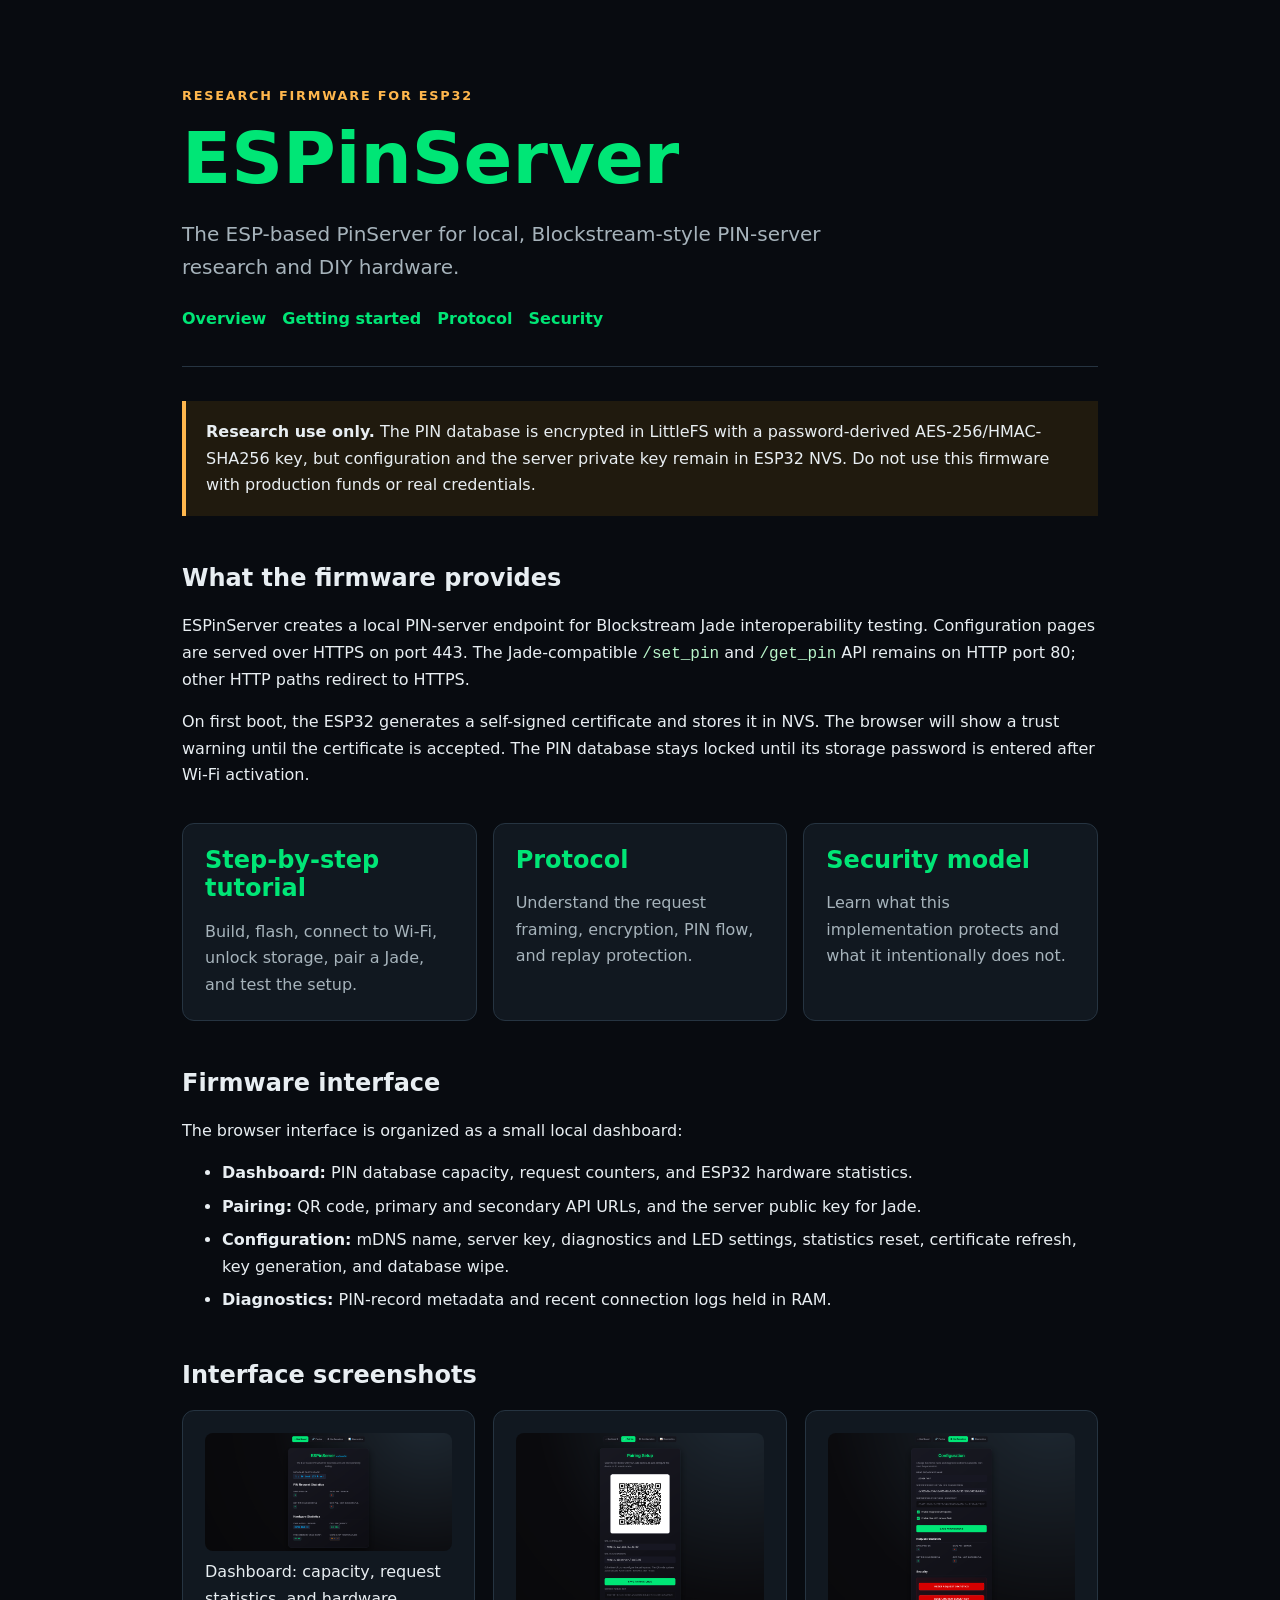
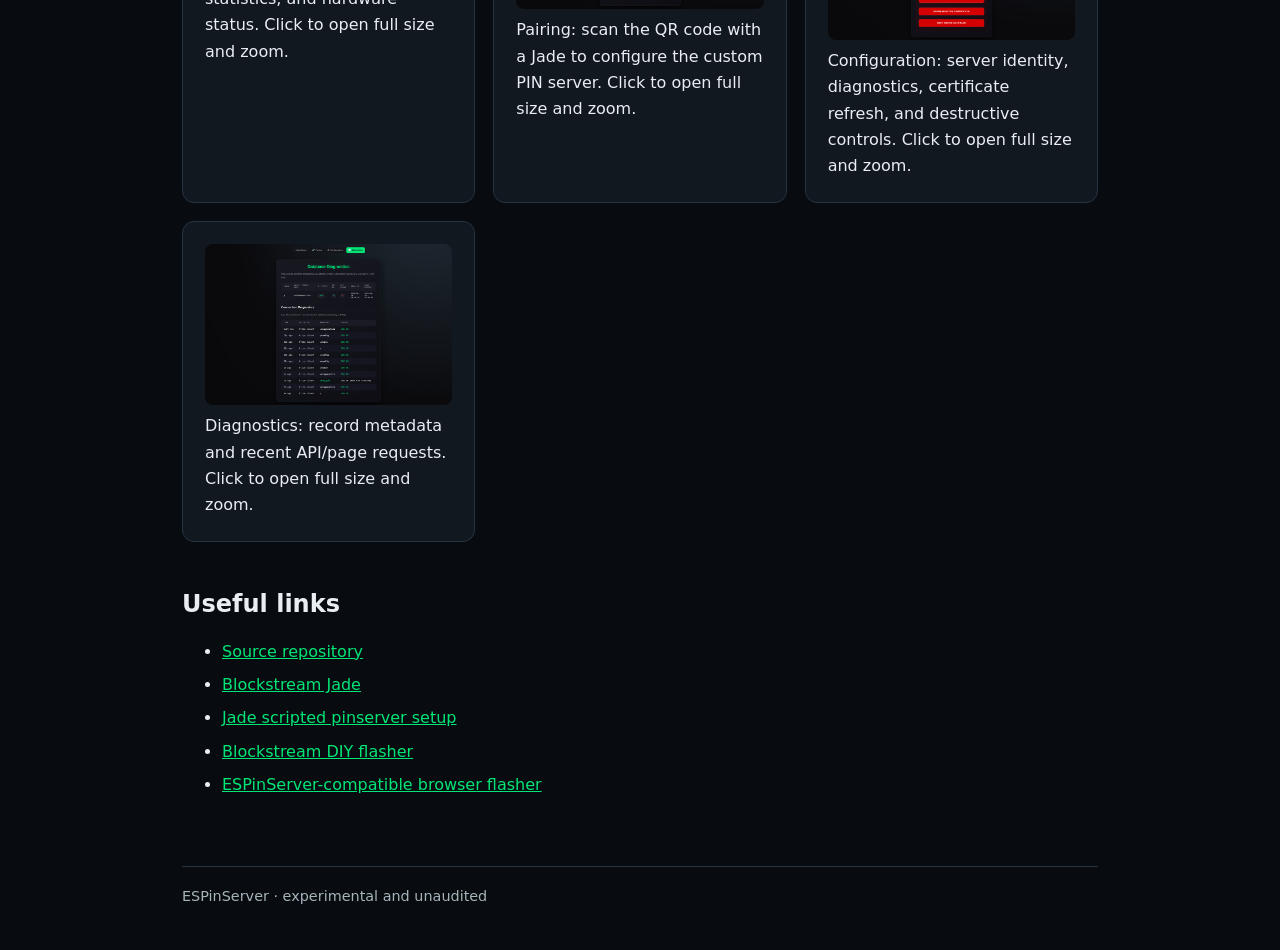
<file: docs/index.html>
<!doctype html>
<html lang="en"><head><meta charset="utf-8"><meta name="viewport" content="width=device-width, initial-scale=1"><title>ESPinServer documentation</title><link rel="stylesheet" href="style.css"></head>
<body><header class="hero"><p class="eyebrow">Research firmware for ESP32</p><h1>ESPinServer</h1><p class="lead">The ESP-based PinServer for local, Blockstream-style PIN-server research and DIY hardware.</p><nav><a href="index.html">Overview</a><a href="getting-started.html">Getting started</a><a href="protocol.html">Protocol</a><a href="security.html">Security</a></nav></header>
<main>
<div class="warning"><strong>Research use only.</strong> The PIN database is encrypted in LittleFS with a password-derived AES-256/HMAC-SHA256 key, but configuration and the server private key remain in ESP32 NVS. Do not use this firmware with production funds or real credentials.</div>
<section><h2>What the firmware provides</h2><p>ESPinServer creates a local PIN-server endpoint for Blockstream Jade interoperability testing. Configuration pages are served over HTTPS on port 443. The Jade-compatible <code>/set_pin</code> and <code>/get_pin</code> API remains on HTTP port 80; other HTTP paths redirect to HTTPS.</p><p>On first boot, the ESP32 generates a self-signed certificate and stores it in NVS. The browser will show a trust warning until the certificate is accepted. The PIN database stays locked until its storage password is entered after Wi-Fi activation.</p></section>
<section class="grid"><a class="card" href="getting-started.html"><h2>Step-by-step tutorial</h2><p>Build, flash, connect to Wi-Fi, unlock storage, pair a Jade, and test the setup.</p></a><a class="card" href="protocol.html"><h2>Protocol</h2><p>Understand the request framing, encryption, PIN flow, and replay protection.</p></a><a class="card" href="security.html"><h2>Security model</h2><p>Learn what this implementation protects and what it intentionally does not.</p></a></section>
<section><h2>Firmware interface</h2><p>The browser interface is organized as a small local dashboard:</p><ul><li><strong>Dashboard:</strong> PIN database capacity, request counters, and ESP32 hardware statistics.</li><li><strong>Pairing:</strong> QR code, primary and secondary API URLs, and the server public key for Jade.</li><li><strong>Configuration:</strong> mDNS name, server key, diagnostics and LED settings, statistics reset, certificate refresh, key generation, and database wipe.</li><li><strong>Diagnostics:</strong> PIN-record metadata and recent connection logs held in RAM.</li></ul></section>
<section><h2>Interface screenshots</h2><div style="display:grid;grid-template-columns:repeat(auto-fit,minmax(280px,1fr));gap:18px">
<figure class="card" style="margin:0"><a href="screenshots/dashboard.png" target="_blank" rel="noopener" title="Open full-size dashboard screenshot"><img src="screenshots/dashboard.png" alt="ESPinServer dashboard showing slot usage, request counters, and hardware statistics" style="width:100%;height:auto;border-radius:8px"></a><figcaption>Dashboard: capacity, request statistics, and hardware status. Click to open full size and zoom.</figcaption></figure>
<figure class="card" style="margin:0"><a href="screenshots/pairing.png" target="_blank" rel="noopener" title="Open full-size pairing screenshot"><img src="screenshots/pairing.png" alt="ESPinServer pairing page showing a QR code and HTTP API URLs" style="width:100%;height:auto;border-radius:8px"></a><figcaption>Pairing: scan the QR code with a Jade to configure the custom PIN server. Click to open full size and zoom.</figcaption></figure>
<figure class="card" style="margin:0"><a href="screenshots/configuration.png" target="_blank" rel="noopener" title="Open full-size configuration screenshot"><img src="screenshots/configuration.png" alt="ESPinServer configuration page with security controls" style="width:100%;height:auto;border-radius:8px"></a><figcaption>Configuration: server identity, diagnostics, certificate refresh, and destructive controls. Click to open full size and zoom.</figcaption></figure>
<figure class="card" style="margin:0"><a href="screenshots/diagnostics.png" target="_blank" rel="noopener" title="Open full-size diagnostics screenshot"><img src="screenshots/diagnostics.png" alt="ESPinServer diagnostics page showing PIN metadata and connection logs" style="width:100%;height:auto;border-radius:8px"></a><figcaption>Diagnostics: record metadata and recent API/page requests. Click to open full size and zoom.</figcaption></figure>
</div></section>
<section><h2>Useful links</h2><ul><li><a href="https://github.com/valerio-vaccaro/ESPinServer">Source repository</a></li><li><a href="https://github.com/Blockstream/Jade">Blockstream Jade</a></li><li><a href="https://github.com/Blockstream/Jade/blob/master/set_jade_pinserver.py">Jade scripted pinserver setup</a></li><li><a href="https://github.com/Blockstream/jadediyflasher">Blockstream DIY flasher</a></li><li><a href="https://valerio-vaccaro.github.io/diyflasher/">ESPinServer-compatible browser flasher</a></li></ul></section>
</main><footer>ESPinServer · experimental and unaudited</footer></body></html>
</file>
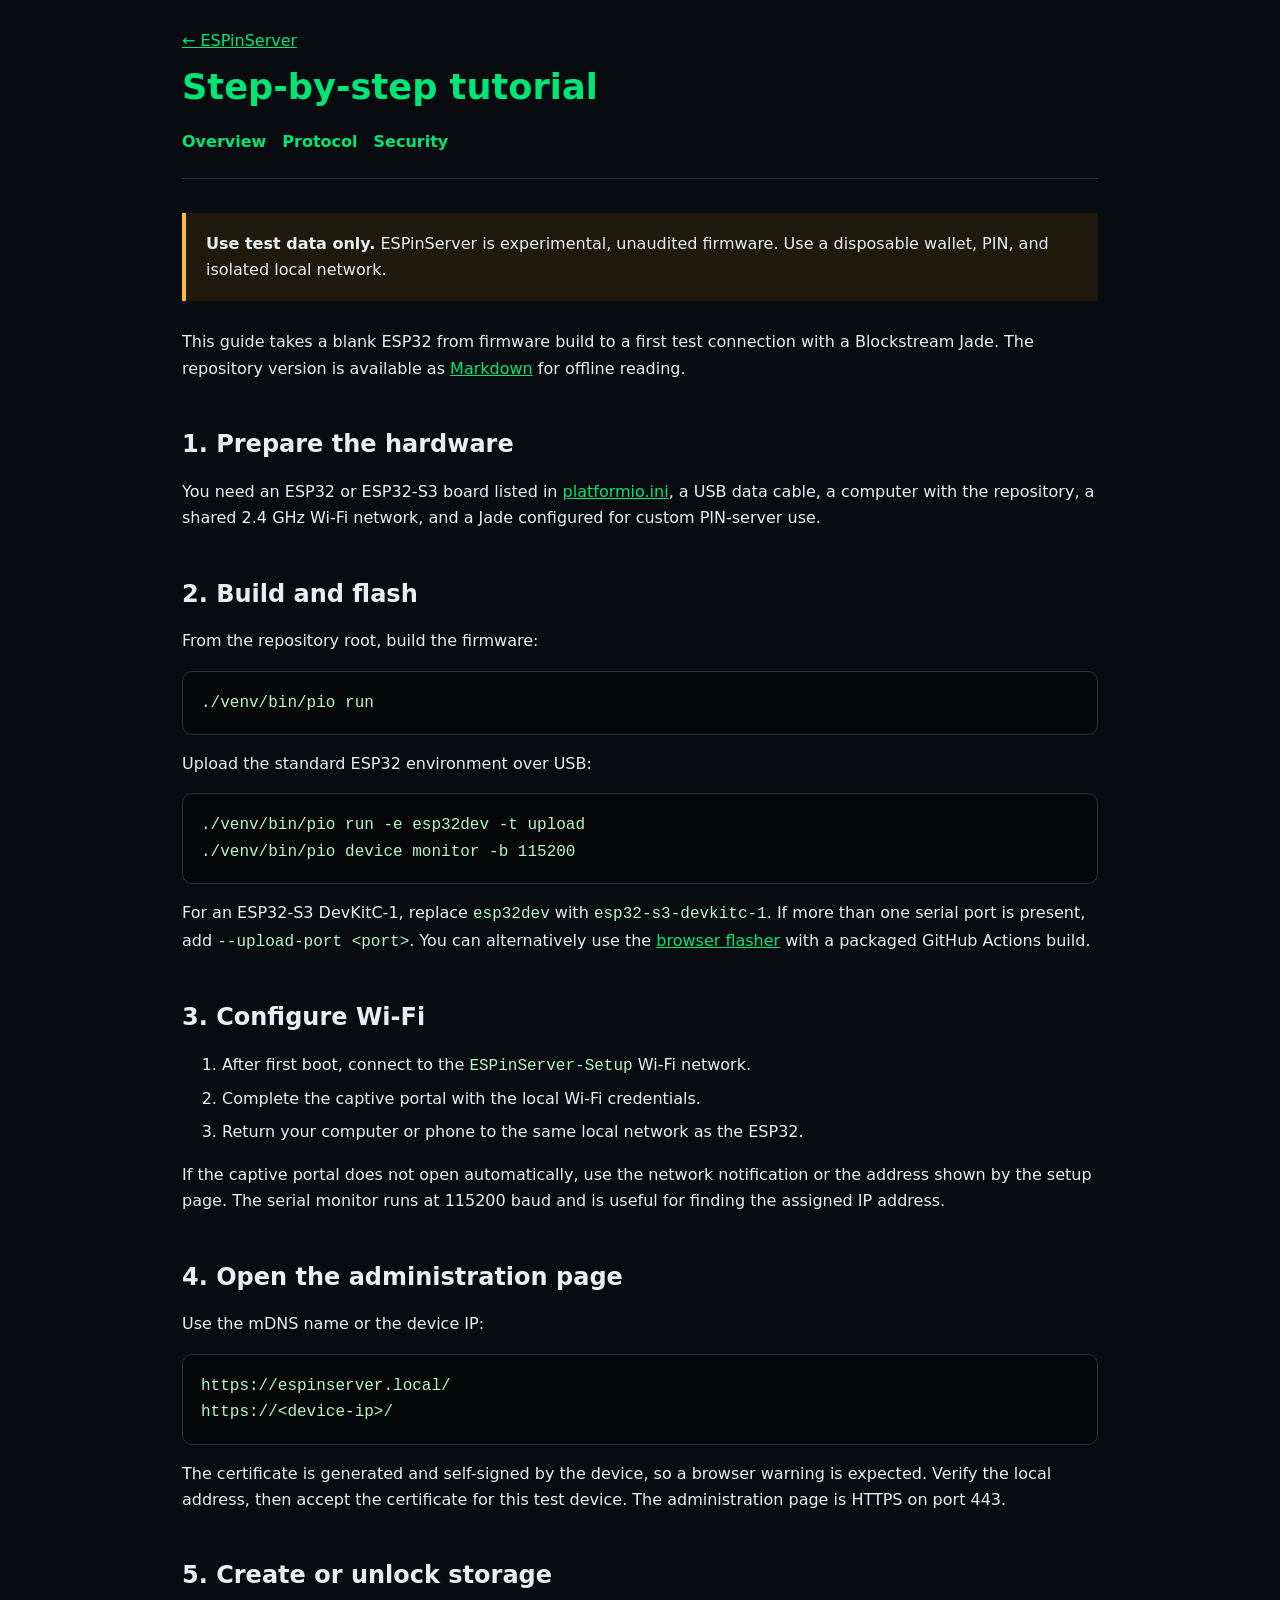
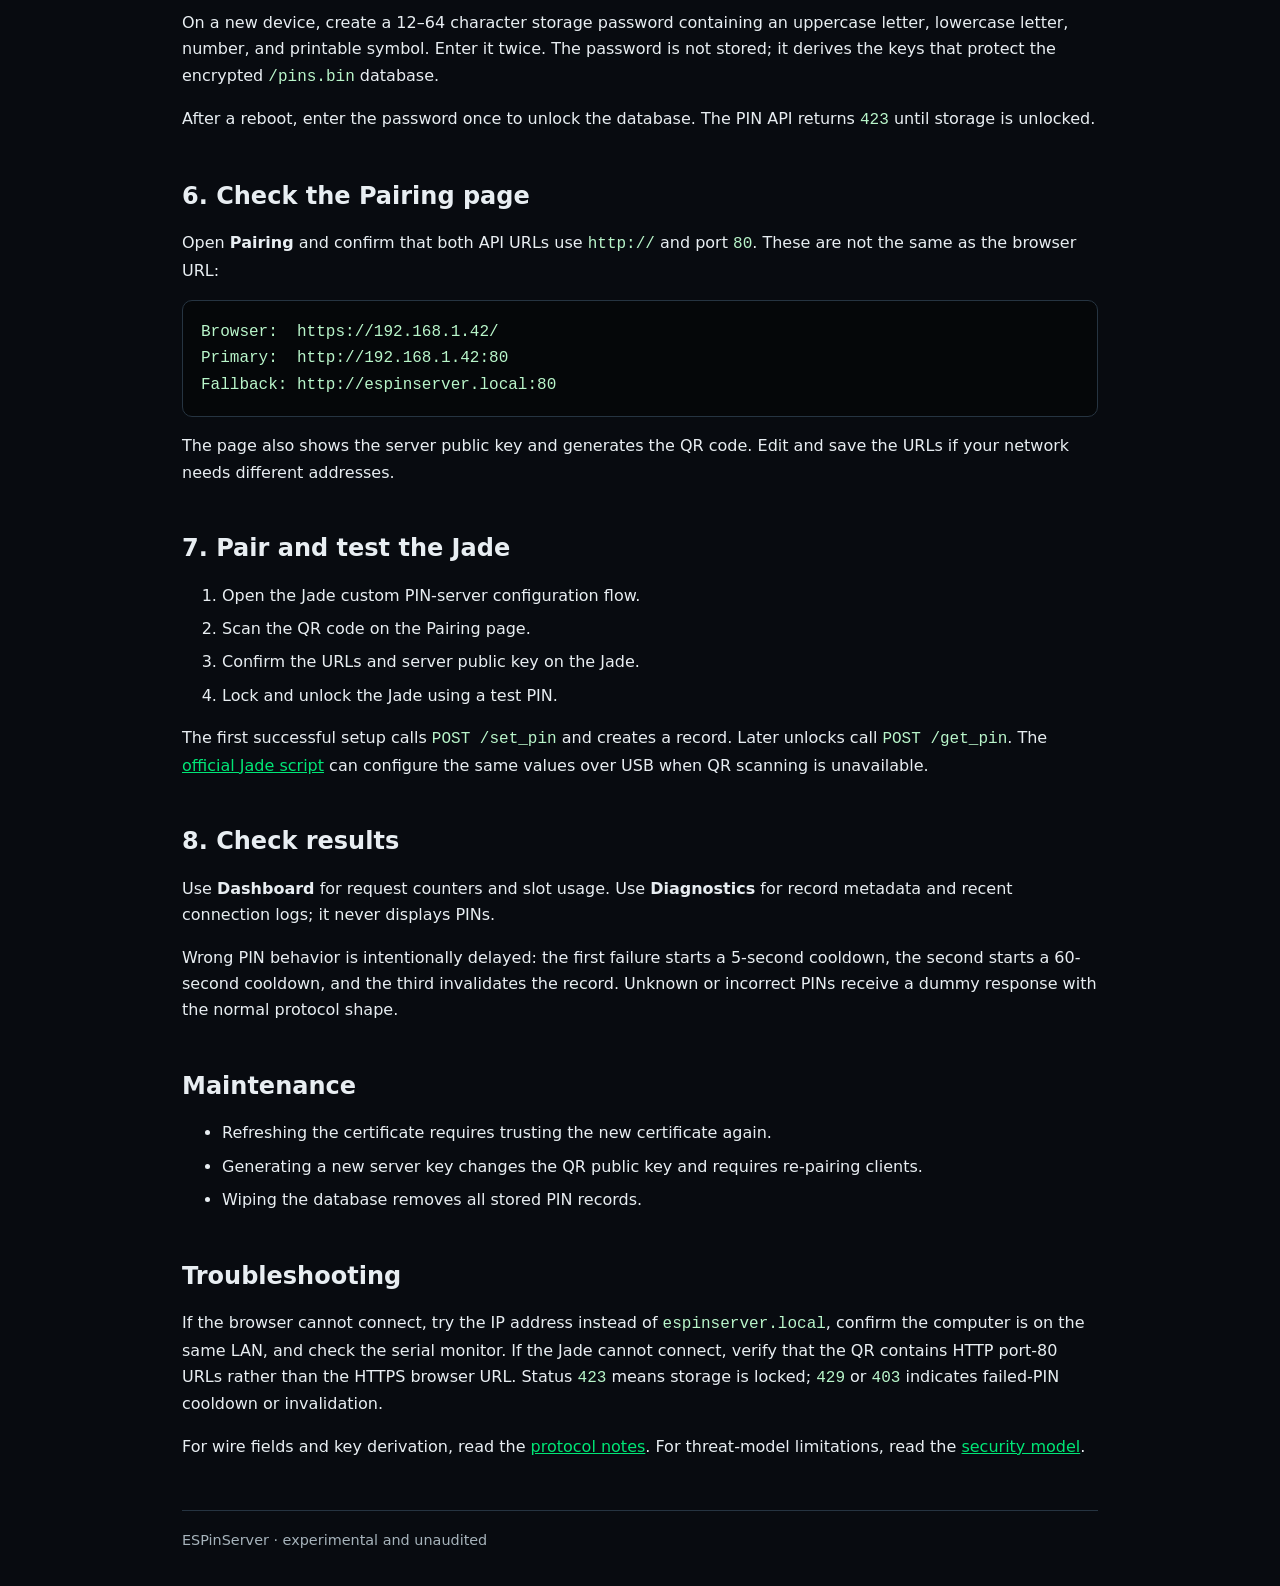
<file: docs/getting-started.html>
<!doctype html>
<html lang="en"><head><meta charset="utf-8"><meta name="viewport" content="width=device-width, initial-scale=1"><title>Step-by-step tutorial · ESPinServer</title><link rel="stylesheet" href="style.css"></head>
<body><header class="compact"><a href="index.html">← ESPinServer</a><h1>Step-by-step tutorial</h1><nav><a href="index.html">Overview</a><a href="protocol.html">Protocol</a><a href="security.html">Security</a></nav></header><main>
<div class="warning"><strong>Use test data only.</strong> ESPinServer is experimental, unaudited firmware. Use a disposable wallet, PIN, and isolated local network.</div>
<p>This guide takes a blank ESP32 from firmware build to a first test connection with a Blockstream Jade. The repository version is available as <a href="TUTORIAL.md">Markdown</a> for offline reading.</p>

<h2>1. Prepare the hardware</h2>
<p>You need an ESP32 or ESP32-S3 board listed in <a href="https://github.com/valerio-vaccaro/ESPinServer/blob/main/platformio.ini">platformio.ini</a>, a USB data cable, a computer with the repository, a shared 2.4 GHz Wi-Fi network, and a Jade configured for custom PIN-server use.</p>

<h2>2. Build and flash</h2>
<p>From the repository root, build the firmware:</p>
<pre><code>./venv/bin/pio run</code></pre>
<p>Upload the standard ESP32 environment over USB:</p>
<pre><code>./venv/bin/pio run -e esp32dev -t upload
./venv/bin/pio device monitor -b 115200</code></pre>
<p>For an ESP32-S3 DevKitC-1, replace <code>esp32dev</code> with <code>esp32-s3-devkitc-1</code>. If more than one serial port is present, add <code>--upload-port &lt;port&gt;</code>. You can alternatively use the <a href="https://valerio-vaccaro.github.io/diyflasher/">browser flasher</a> with a packaged GitHub Actions build.</p>

<h2>3. Configure Wi-Fi</h2>
<ol><li>After first boot, connect to the <code>ESPinServer-Setup</code> Wi-Fi network.</li><li>Complete the captive portal with the local Wi-Fi credentials.</li><li>Return your computer or phone to the same local network as the ESP32.</li></ol>
<p>If the captive portal does not open automatically, use the network notification or the address shown by the setup page. The serial monitor runs at 115200 baud and is useful for finding the assigned IP address.</p>

<h2>4. Open the administration page</h2>
<p>Use the mDNS name or the device IP:</p>
<pre><code>https://espinserver.local/
https://&lt;device-ip&gt;/</code></pre>
<p>The certificate is generated and self-signed by the device, so a browser warning is expected. Verify the local address, then accept the certificate for this test device. The administration page is HTTPS on port 443.</p>

<h2>5. Create or unlock storage</h2>
<p>On a new device, create a 12–64 character storage password containing an uppercase letter, lowercase letter, number, and printable symbol. Enter it twice. The password is not stored; it derives the keys that protect the encrypted <code>/pins.bin</code> database.</p>
<p>After a reboot, enter the password once to unlock the database. The PIN API returns <code>423</code> until storage is unlocked.</p>

<h2>6. Check the Pairing page</h2>
<p>Open <strong>Pairing</strong> and confirm that both API URLs use <code>http://</code> and port <code>80</code>. These are not the same as the browser URL:</p>
<pre><code>Browser:  https://192.168.1.42/
Primary:  http://192.168.1.42:80
Fallback: http://espinserver.local:80</code></pre>
<p>The page also shows the server public key and generates the QR code. Edit and save the URLs if your network needs different addresses.</p>

<h2>7. Pair and test the Jade</h2>
<ol><li>Open the Jade custom PIN-server configuration flow.</li><li>Scan the QR code on the Pairing page.</li><li>Confirm the URLs and server public key on the Jade.</li><li>Lock and unlock the Jade using a test PIN.</li></ol>
<p>The first successful setup calls <code>POST /set_pin</code> and creates a record. Later unlocks call <code>POST /get_pin</code>. The <a href="https://github.com/Blockstream/Jade/blob/master/set_jade_pinserver.py">official Jade script</a> can configure the same values over USB when QR scanning is unavailable.</p>

<h2>8. Check results</h2>
<p>Use <strong>Dashboard</strong> for request counters and slot usage. Use <strong>Diagnostics</strong> for record metadata and recent connection logs; it never displays PINs.</p>
<p>Wrong PIN behavior is intentionally delayed: the first failure starts a 5-second cooldown, the second starts a 60-second cooldown, and the third invalidates the record. Unknown or incorrect PINs receive a dummy response with the normal protocol shape.</p>

<h2>Maintenance</h2>
<ul><li>Refreshing the certificate requires trusting the new certificate again.</li><li>Generating a new server key changes the QR public key and requires re-pairing clients.</li><li>Wiping the database removes all stored PIN records.</li></ul>

<h2>Troubleshooting</h2>
<p>If the browser cannot connect, try the IP address instead of <code>espinserver.local</code>, confirm the computer is on the same LAN, and check the serial monitor. If the Jade cannot connect, verify that the QR contains HTTP port-80 URLs rather than the HTTPS browser URL. Status <code>423</code> means storage is locked; <code>429</code> or <code>403</code> indicates failed-PIN cooldown or invalidation.</p>

<p>For wire fields and key derivation, read the <a href="PINSERVER_PROTOCOL.md">protocol notes</a>. For threat-model limitations, read the <a href="security.html">security model</a>.</p>
</main><footer>ESPinServer · experimental and unaudited</footer></body></html>
</file>
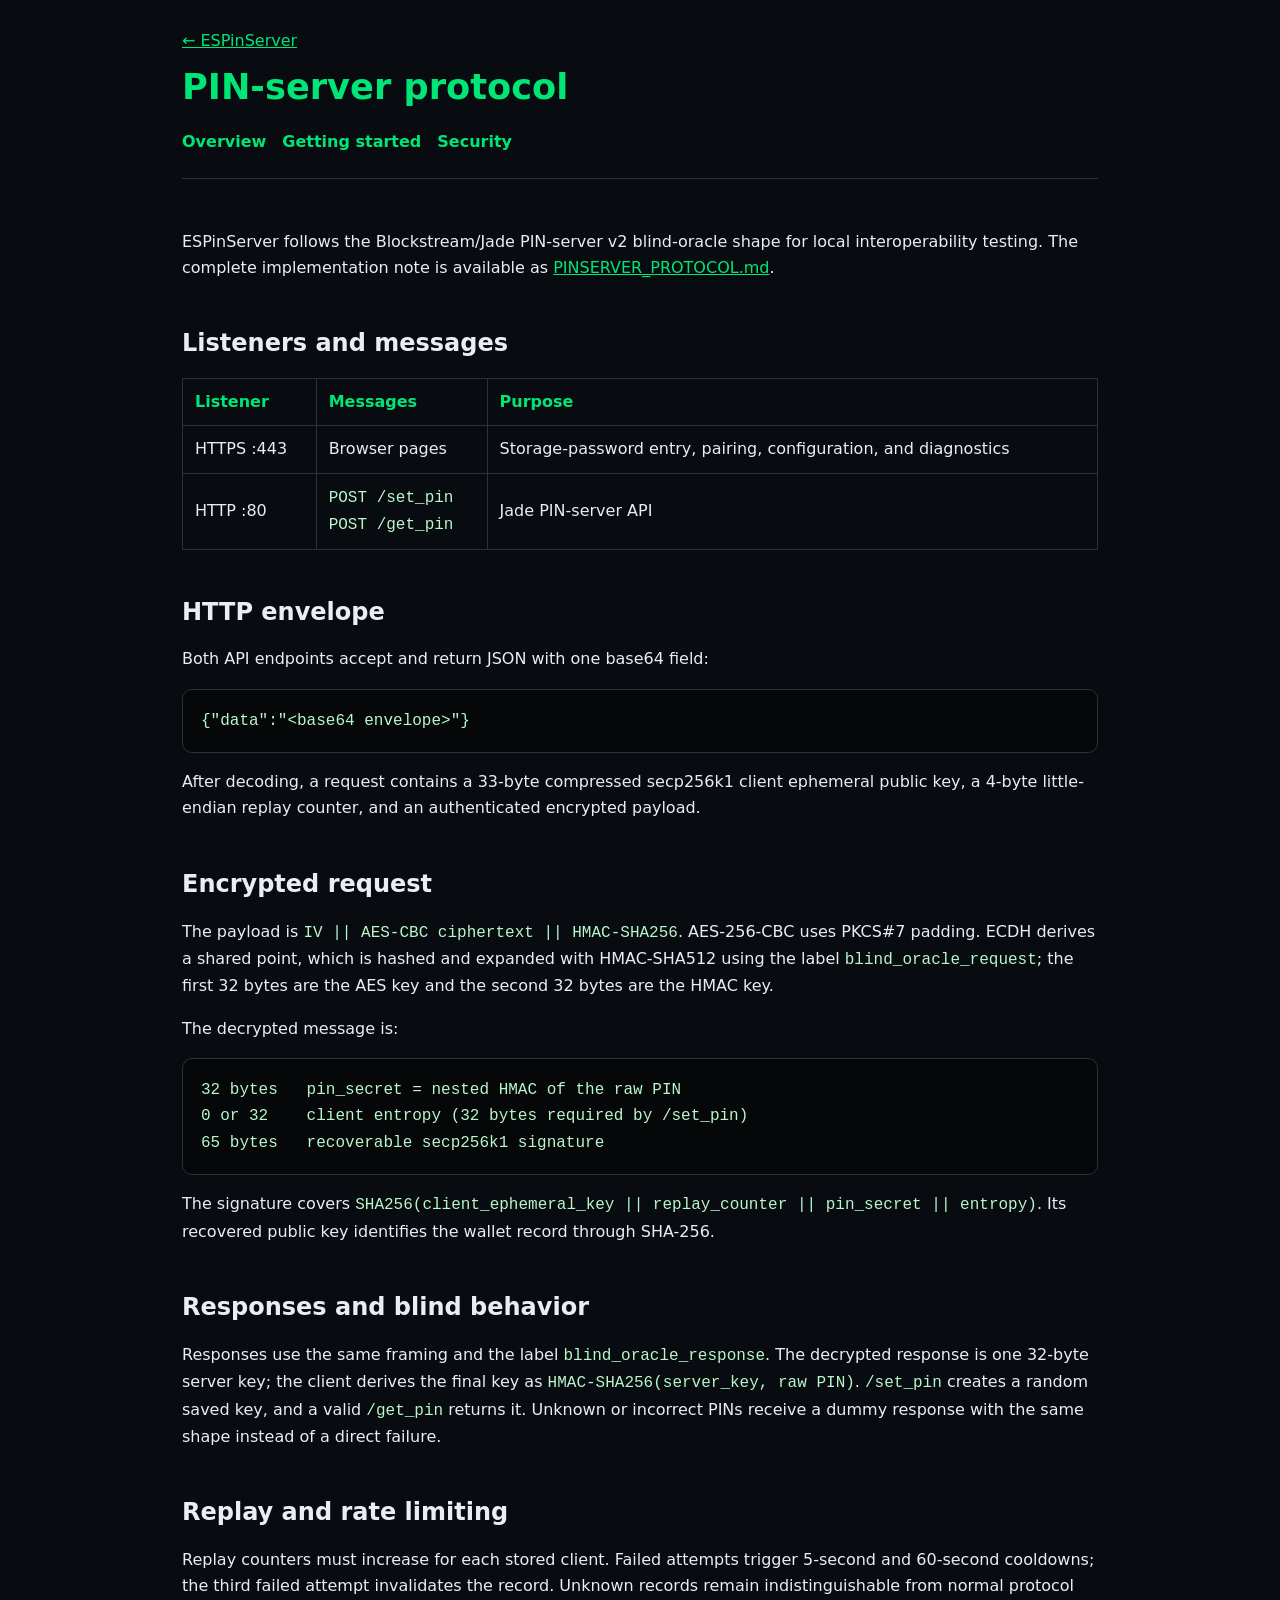
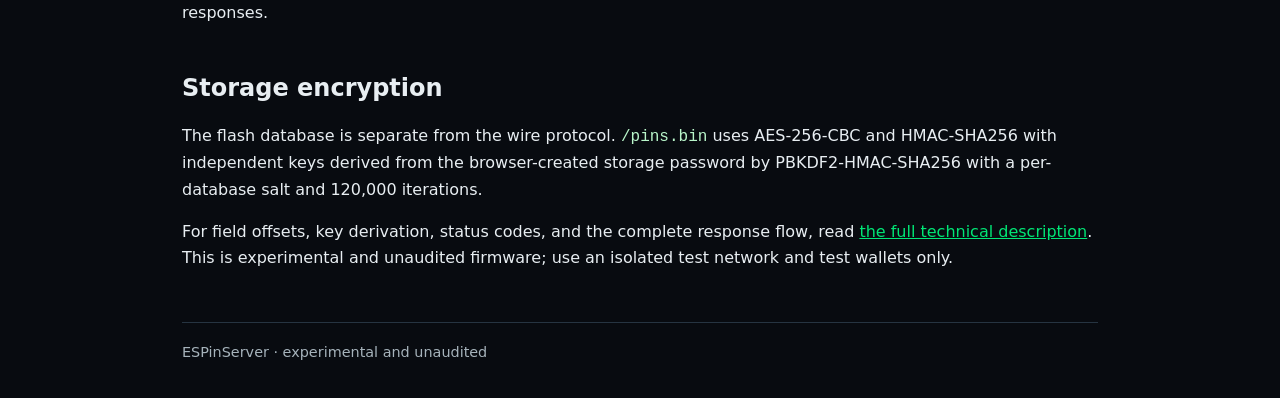
<file: docs/protocol.html>
<!doctype html>
<html lang="en"><head><meta charset="utf-8"><meta name="viewport" content="width=device-width, initial-scale=1"><title>Protocol · ESPinServer</title><link rel="stylesheet" href="style.css"></head>
<body><header class="compact"><a href="index.html">← ESPinServer</a><h1>PIN-server protocol</h1><nav><a href="index.html">Overview</a><a href="getting-started.html">Getting started</a><a href="security.html">Security</a></nav></header><main>
<p>ESPinServer follows the Blockstream/Jade PIN-server v2 blind-oracle shape for local interoperability testing. The complete implementation note is available as <a href="PINSERVER_PROTOCOL.md">PINSERVER_PROTOCOL.md</a>.</p>
<h2>Listeners and messages</h2><table><tr><th>Listener</th><th>Messages</th><th>Purpose</th></tr><tr><td>HTTPS :443</td><td>Browser pages</td><td>Storage-password entry, pairing, configuration, and diagnostics</td></tr><tr><td>HTTP :80</td><td><code>POST /set_pin</code><br><code>POST /get_pin</code></td><td>Jade PIN-server API</td></tr></table>
<h2>HTTP envelope</h2><p>Both API endpoints accept and return JSON with one base64 field:</p><pre><code>{"data":"&lt;base64 envelope&gt;"}</code></pre><p>After decoding, a request contains a 33-byte compressed secp256k1 client ephemeral public key, a 4-byte little-endian replay counter, and an authenticated encrypted payload.</p>
<h2>Encrypted request</h2><p>The payload is <code>IV || AES-CBC ciphertext || HMAC-SHA256</code>. AES-256-CBC uses PKCS#7 padding. ECDH derives a shared point, which is hashed and expanded with HMAC-SHA512 using the label <code>blind_oracle_request</code>; the first 32 bytes are the AES key and the second 32 bytes are the HMAC key.</p><p>The decrypted message is:</p><pre><code>32 bytes   pin_secret = nested HMAC of the raw PIN
0 or 32    client entropy (32 bytes required by /set_pin)
65 bytes   recoverable secp256k1 signature</code></pre><p>The signature covers <code>SHA256(client_ephemeral_key || replay_counter || pin_secret || entropy)</code>. Its recovered public key identifies the wallet record through SHA-256.</p>
<h2>Responses and blind behavior</h2><p>Responses use the same framing and the label <code>blind_oracle_response</code>. The decrypted response is one 32-byte server key; the client derives the final key as <code>HMAC-SHA256(server_key, raw PIN)</code>. <code>/set_pin</code> creates a random saved key, and a valid <code>/get_pin</code> returns it. Unknown or incorrect PINs receive a dummy response with the same shape instead of a direct failure.</p>
<h2>Replay and rate limiting</h2><p>Replay counters must increase for each stored client. Failed attempts trigger 5-second and 60-second cooldowns; the third failed attempt invalidates the record. Unknown records remain indistinguishable from normal protocol responses.</p>
<h2>Storage encryption</h2><p>The flash database is separate from the wire protocol. <code>/pins.bin</code> uses AES-256-CBC and HMAC-SHA256 with independent keys derived from the browser-created storage password by PBKDF2-HMAC-SHA256 with a per-database salt and 120,000 iterations.</p>
<p>For field offsets, key derivation, status codes, and the complete response flow, read <a href="PINSERVER_PROTOCOL.md">the full technical description</a>. This is experimental and unaudited firmware; use an isolated test network and test wallets only.</p>
</main><footer>ESPinServer · experimental and unaudited</footer></body></html>
</file>
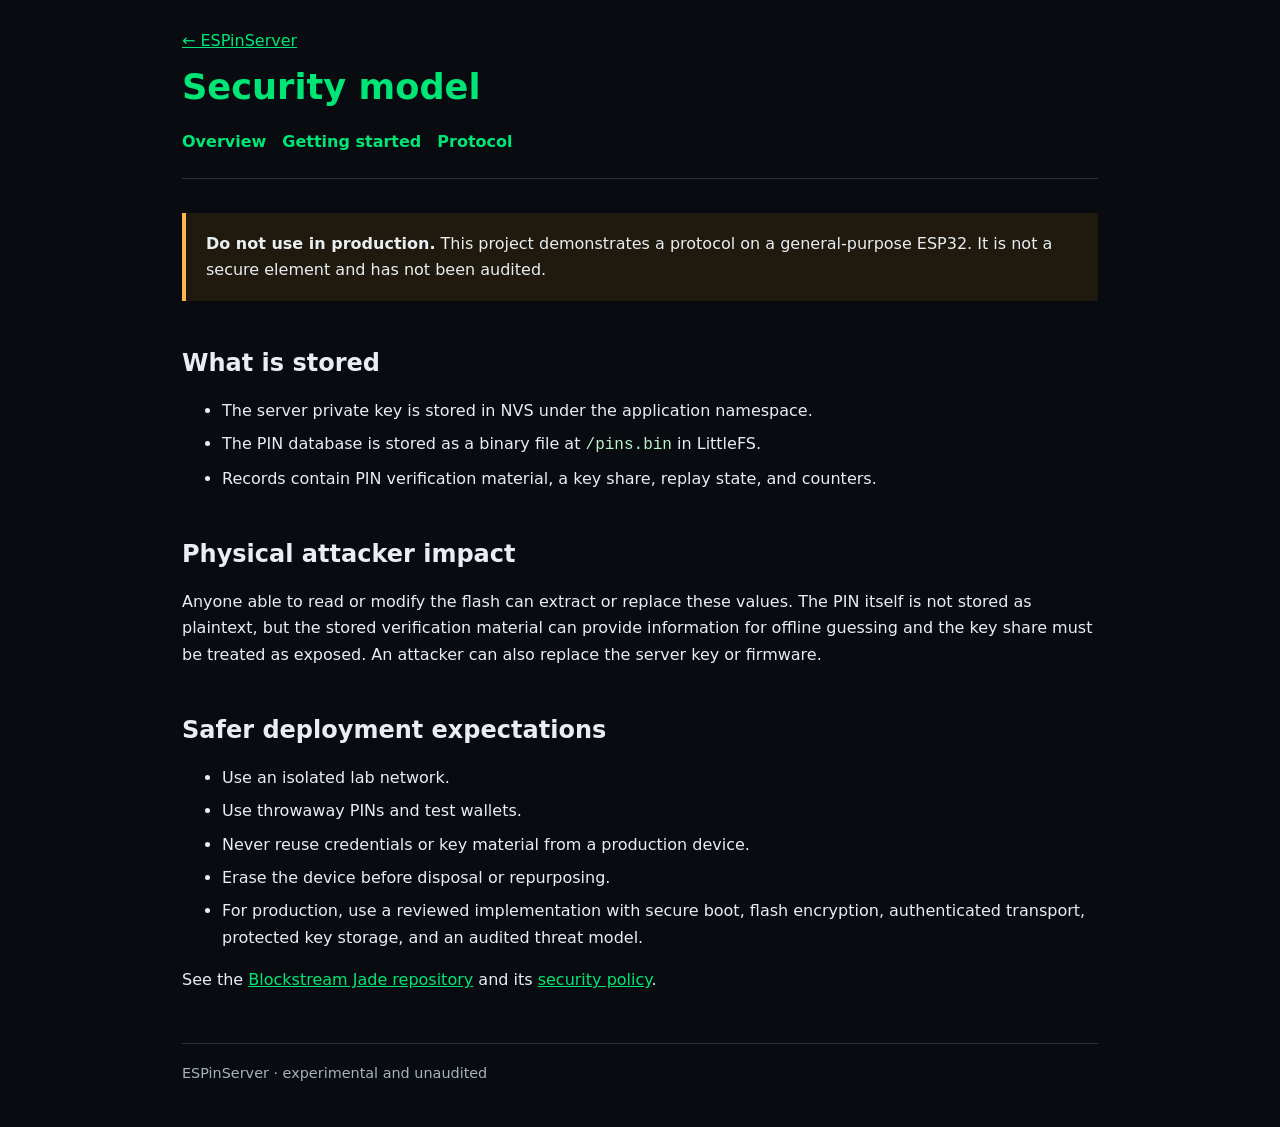
<file: docs/security.html>
<!doctype html>
<html lang="en"><head><meta charset="utf-8"><meta name="viewport" content="width=device-width, initial-scale=1"><title>Security · ESPinServer</title><link rel="stylesheet" href="style.css"></head>
<body><header class="compact"><a href="index.html">← ESPinServer</a><h1>Security model</h1><nav><a href="index.html">Overview</a><a href="getting-started.html">Getting started</a><a href="protocol.html">Protocol</a></nav></header><main>
<div class="warning"><strong>Do not use in production.</strong> This project demonstrates a protocol on a general-purpose ESP32. It is not a secure element and has not been audited.</div><h2>What is stored</h2><ul><li>The server private key is stored in NVS under the application namespace.</li><li>The PIN database is stored as a binary file at <code>/pins.bin</code> in LittleFS.</li><li>Records contain PIN verification material, a key share, replay state, and counters.</li></ul><h2>Physical attacker impact</h2><p>Anyone able to read or modify the flash can extract or replace these values. The PIN itself is not stored as plaintext, but the stored verification material can provide information for offline guessing and the key share must be treated as exposed. An attacker can also replace the server key or firmware.</p><h2>Safer deployment expectations</h2><ul><li>Use an isolated lab network.</li><li>Use throwaway PINs and test wallets.</li><li>Never reuse credentials or key material from a production device.</li><li>Erase the device before disposal or repurposing.</li><li>For production, use a reviewed implementation with secure boot, flash encryption, authenticated transport, protected key storage, and an audited threat model.</li></ul><p>See the <a href="https://github.com/Blockstream/Jade">Blockstream Jade repository</a> and its <a href="https://github.com/Blockstream/Jade/blob/master/SECURITY.md">security policy</a>.</p></main><footer>ESPinServer · experimental and unaudited</footer></body></html>
</file>
<file: docs/style.css>
:root { color-scheme: dark; --bg:#080b10; --panel:#111820; --line:#263441; --text:#e8eef2; --muted:#a6b3bb; --accent:#00e676; --warn:#ffb74d; } * { box-sizing:border-box; } body { max-width:960px; margin:0 auto; padding:0 22px 42px; background:var(--bg); color:var(--text); font:16px/1.65 system-ui,-apple-system,Segoe UI,sans-serif; } a { color:var(--accent); } code,pre { font-family:ui-monospace,SFMono-Regular,Menlo,monospace; } code { color:#b9f6ca; } pre { overflow:auto; padding:18px; background:#050709; border:1px solid var(--line); border-radius:10px; } .hero { padding:72px 0 34px; border-bottom:1px solid var(--line); } .compact { padding:28px 0 22px; border-bottom:1px solid var(--line); } .hero h1,.compact h1 { margin:0; color:var(--accent); font-size:clamp(2.2rem,6vw,4.5rem); line-height:1.1; } .compact h1 { font-size:2.2rem; margin-top:14px; } .lead { max-width:650px; color:var(--muted); font-size:1.25rem; } .eyebrow { color:var(--warn); text-transform:uppercase; letter-spacing:.14em; font-size:.8rem; font-weight:700; } nav { display:flex; flex-wrap:wrap; gap:16px; margin-top:22px; } nav a { text-decoration:none; font-weight:700; } main { padding:34px 0; } section { margin:34px 0; } h2 { margin-top:2em; line-height:1.2; } .grid { display:grid; grid-template-columns:repeat(auto-fit,minmax(210px,1fr)); gap:16px; } .card { padding:22px; background:var(--panel); border:1px solid var(--line); border-radius:12px; text-decoration:none; } .card h2 { color:var(--accent); margin:0; } .card p { color:var(--muted); margin-bottom:0; } .warning { margin:0 0 28px; padding:18px 20px; border-left:4px solid var(--warn); background:#201a0e; } li { margin:7px 0; } table { width:100%; border-collapse:collapse; } th,td { padding:10px 12px; text-align:left; border:1px solid var(--line); } th { color:var(--accent); } footer { color:var(--muted); border-top:1px solid var(--line); padding-top:18px; font-size:.9rem; }
</file>
